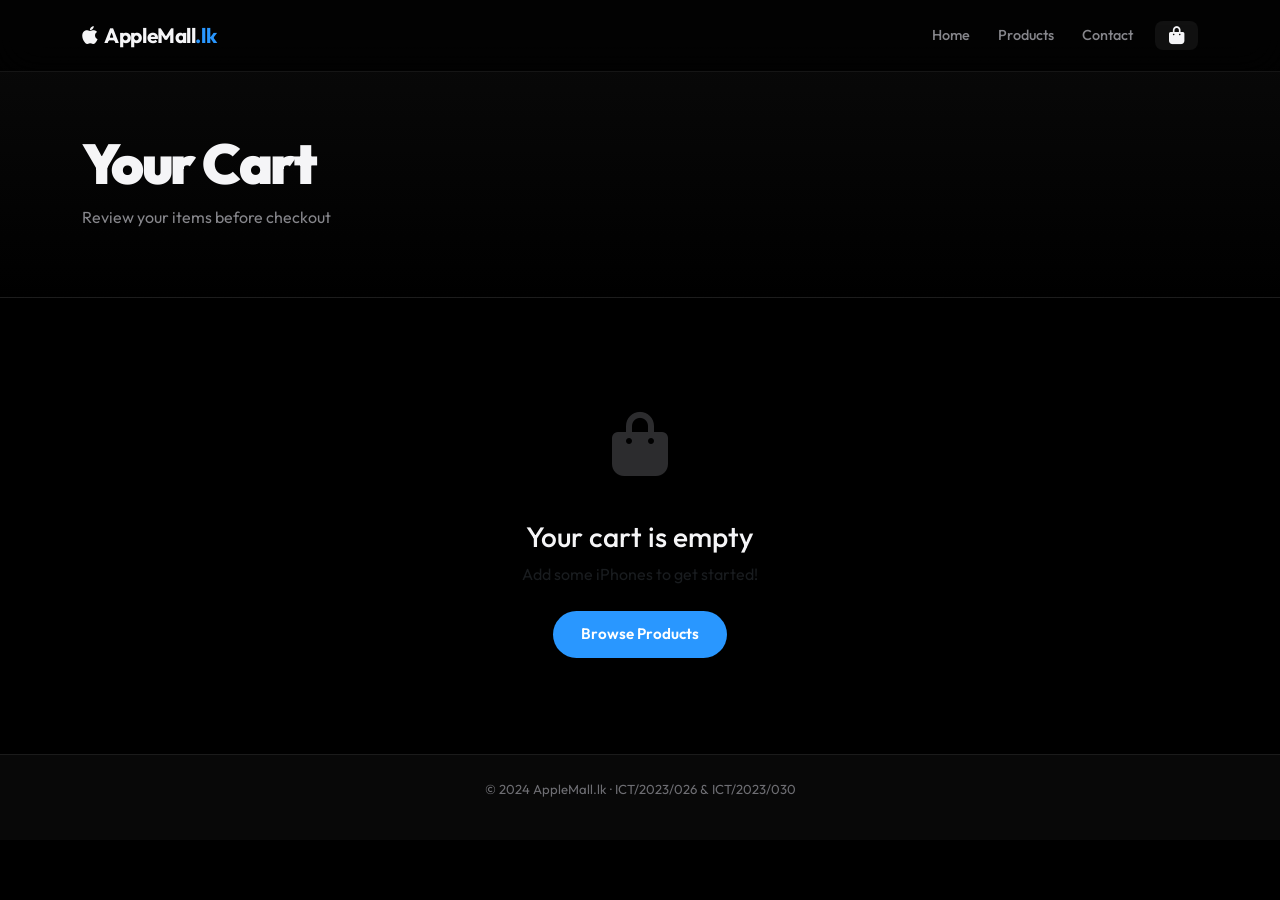
<file: cart.html>
<!DOCTYPE html>
<html lang="en">
<head>
  <meta charset="UTF-8" />
  <meta name="viewport" content="width=device-width, initial-scale=1.0"/>
  <title>Cart – AppleMall.lk</title>
  <link href="https://cdn.jsdelivr.net/npm/bootstrap@5.3.0/dist/css/bootstrap.min.css" rel="stylesheet"/>
  <link href="https://fonts.googleapis.com/css2?family=Outfit:wght@300;400;600;700;900&display=swap" rel="stylesheet"/>
  <link rel="stylesheet" href="https://cdnjs.cloudflare.com/ajax/libs/font-awesome/6.4.0/css/all.min.css"/>
  <link rel="stylesheet" href="style.css"/>
</head>
<body>

  <!-- NAVBAR -->
  <nav class="navbar navbar-expand-lg fixed-top" id="mainNav">
    <div class="container">
      <a class="navbar-brand" href="index.html">
        <i class="fa-brands fa-apple"></i> AppleMall<span>.lk</span>
      </a>
      <button class="navbar-toggler" type="button" data-bs-toggle="collapse" data-bs-target="#navMenu">
        <span class="navbar-toggler-icon"></span>
      </button>
      <div class="collapse navbar-collapse" id="navMenu">
        <ul class="navbar-nav ms-auto align-items-center">
          <li class="nav-item"><a class="nav-link" href="index.html">Home</a></li>
          <li class="nav-item"><a class="nav-link" href="products.html">Products</a></li>
          <li class="nav-item"><a class="nav-link" href="contact.html">Contact</a></li>
          <li class="nav-item ms-2">
            <a class="nav-link cart-icon active" href="cart.html">
              <i class="fas fa-shopping-bag"></i>
              <span class="cart-count" id="cartCount">0</span>
            </a>
          </li>
        </ul>
      </div>
    </div>
  </nav>

  <!-- PAGE HEADER -->
  <div class="page-header">
    <div class="container">
      <h1 class="page-title">Your Cart</h1>
      <p class="page-subtitle">Review your items before checkout</p>
    </div>
  </div>

  <!-- CART CONTENT -->
  <section class="py-5">
    <div class="container">

      <!-- Empty Cart State -->
      <div id="emptyCart" class="text-center py-5 d-none">
        <div class="empty-cart-icon mb-4">
          <i class="fas fa-shopping-bag"></i>
        </div>
        <h3>Your cart is empty</h3>
        <p class="text-muted mb-4">Add some iPhones to get started!</p>
        <a href="products.html" class="btn btn-primary-custom">Browse Products</a>
      </div>

      <!-- Cart with Items -->
      <div id="cartContent">
        <div class="row g-4">
          <!-- Cart Items -->
          <div class="col-lg-8">
            <div class="cart-items-container" id="cartItemsList">
              <!-- JS fills this -->
            </div>
          </div>

          <!-- Order Summary -->
          <div class="col-lg-4">
            <div class="order-summary-card">
              <h5 class="summary-title">Order Summary</h5>
              <div class="summary-row">
                <span>Subtotal</span>
                <span id="subtotalAmount">LKR 0</span>
              </div>
              <div class="summary-row">
                <span>Delivery</span>
                <span class="text-success">Free</span>
              </div>
              <div class="summary-row">
                <span>Discount</span>
                <span id="discountAmount" class="text-success">— LKR 0</span>
              </div>
              <hr class="summary-divider"/>
              <div class="summary-row total-row">
                <span>Total</span>
                <span id="totalAmount">LKR 0</span>
              </div>

              <!-- Promo Code -->
              <div class="promo-input-group mt-3">
                <input type="text" id="promoInput" class="form-control" placeholder="Promo code"/>
                <button class="btn btn-outline-custom mt-2 w-100" onclick="applyPromo()">Apply Code</button>
              </div>
              <div id="promoMessage" class="mt-2"></div>

              <button class="btn btn-primary-custom w-100 mt-3" onclick="proceedCheckout()">
                Proceed to Checkout <i class="fas fa-arrow-right ms-2"></i>
              </button>
              <a href="products.html" class="btn btn-outline-custom w-100 mt-2">
                Continue Shopping
              </a>
            </div>
          </div>
        </div>
      </div>

    </div>
  </section>

  <!-- CHECKOUT MODAL -->
  <div class="modal fade" id="checkoutModal" tabindex="-1">
    <div class="modal-dialog modal-lg modal-dialog-centered">
      <div class="modal-content product-modal-content">
        <div class="modal-header border-0">
          <h5 class="modal-title text-white">Complete Your Order</h5>
          <button type="button" class="btn-close btn-close-white" data-bs-dismiss="modal"></button>
        </div>
        <div class="modal-body">
          <form id="checkoutForm" novalidate>
            <div class="row g-3">
              <div class="col-md-6">
                <label class="form-label text-white">Full Name *</label>
                <input type="text" class="form-control checkout-input" id="checkoutName" required placeholder="Kamal Perera"/>
                <div class="invalid-feedback">Please enter your name.</div>
              </div>
              <div class="col-md-6">
                <label class="form-label text-white">Phone Number *</label>
                <input type="tel" class="form-control checkout-input" id="checkoutPhone" required placeholder="07X XXX XXXX"/>
                <div class="invalid-feedback">Please enter a valid phone number.</div>
              </div>
              <div class="col-12">
                <label class="form-label text-white">Email *</label>
                <input type="email" class="form-control checkout-input" id="checkoutEmail" required placeholder="you@example.com"/>
                <div class="invalid-feedback">Please enter a valid email.</div>
              </div>
              <div class="col-12">
                <label class="form-label text-white">Delivery Address *</label>
                <textarea class="form-control checkout-input" id="checkoutAddress" rows="2" required placeholder="No. 12, Main Street, Colombo 03"></textarea>
                <div class="invalid-feedback">Please enter your address.</div>
              </div>
              <div class="col-md-6">
                <label class="form-label text-white">City *</label>
                <input type="text" class="form-control checkout-input" id="checkoutCity" required placeholder="Colombo"/>
                <div class="invalid-feedback">Please enter your city.</div>
              </div>
              <div class="col-md-6">
                <label class="form-label text-white">Payment Method</label>
                <select class="form-select checkout-input" id="checkoutPayment">
                  <option value="cod">Cash on Delivery</option>
                  <option value="card">Credit / Debit Card</option>
                  <option value="bank">Bank Transfer</option>
                </select>
              </div>
              <div class="col-12">
                <button type="button" class="btn btn-primary-custom w-100" onclick="placeOrder()">
                  Place Order <i class="fas fa-check ms-2"></i>
                </button>
              </div>
            </div>
          </form>
        </div>
      </div>
    </div>
  </div>

  <!-- SUCCESS MODAL -->
  <div class="modal fade" id="successModal" tabindex="-1">
    <div class="modal-dialog modal-dialog-centered">
      <div class="modal-content product-modal-content text-center p-4">
        <div class="success-icon mb-3">
          <i class="fas fa-circle-check fa-4x" style="color: #30d158;"></i>
        </div>
        <h4 class="text-white mb-2">Order Placed!</h4>
        <p class="text-muted">Thank you for shopping at AppleMall.lk. You'll receive a confirmation shortly.</p>
        <p class="order-id-text">Order ID: <strong id="orderIdDisplay"></strong></p>
        <a href="index.html" class="btn btn-primary-custom mt-3">Back to Home</a>
      </div>
    </div>
  </div>

  <!-- FOOTER -->
  <footer class="site-footer py-4">
    <div class="container text-center">
      <p class="footer-copy">© 2024 AppleMall.lk · ICT/2023/026 & ICT/2023/030</p>
    </div>
  </footer>

  <script src="https://cdn.jsdelivr.net/npm/bootstrap@5.3.0/dist/js/bootstrap.bundle.min.js"></script>
<script src="products-data.js"></script>
<script src="cart.js"></script>
</body>
</html>
</html>
</file>
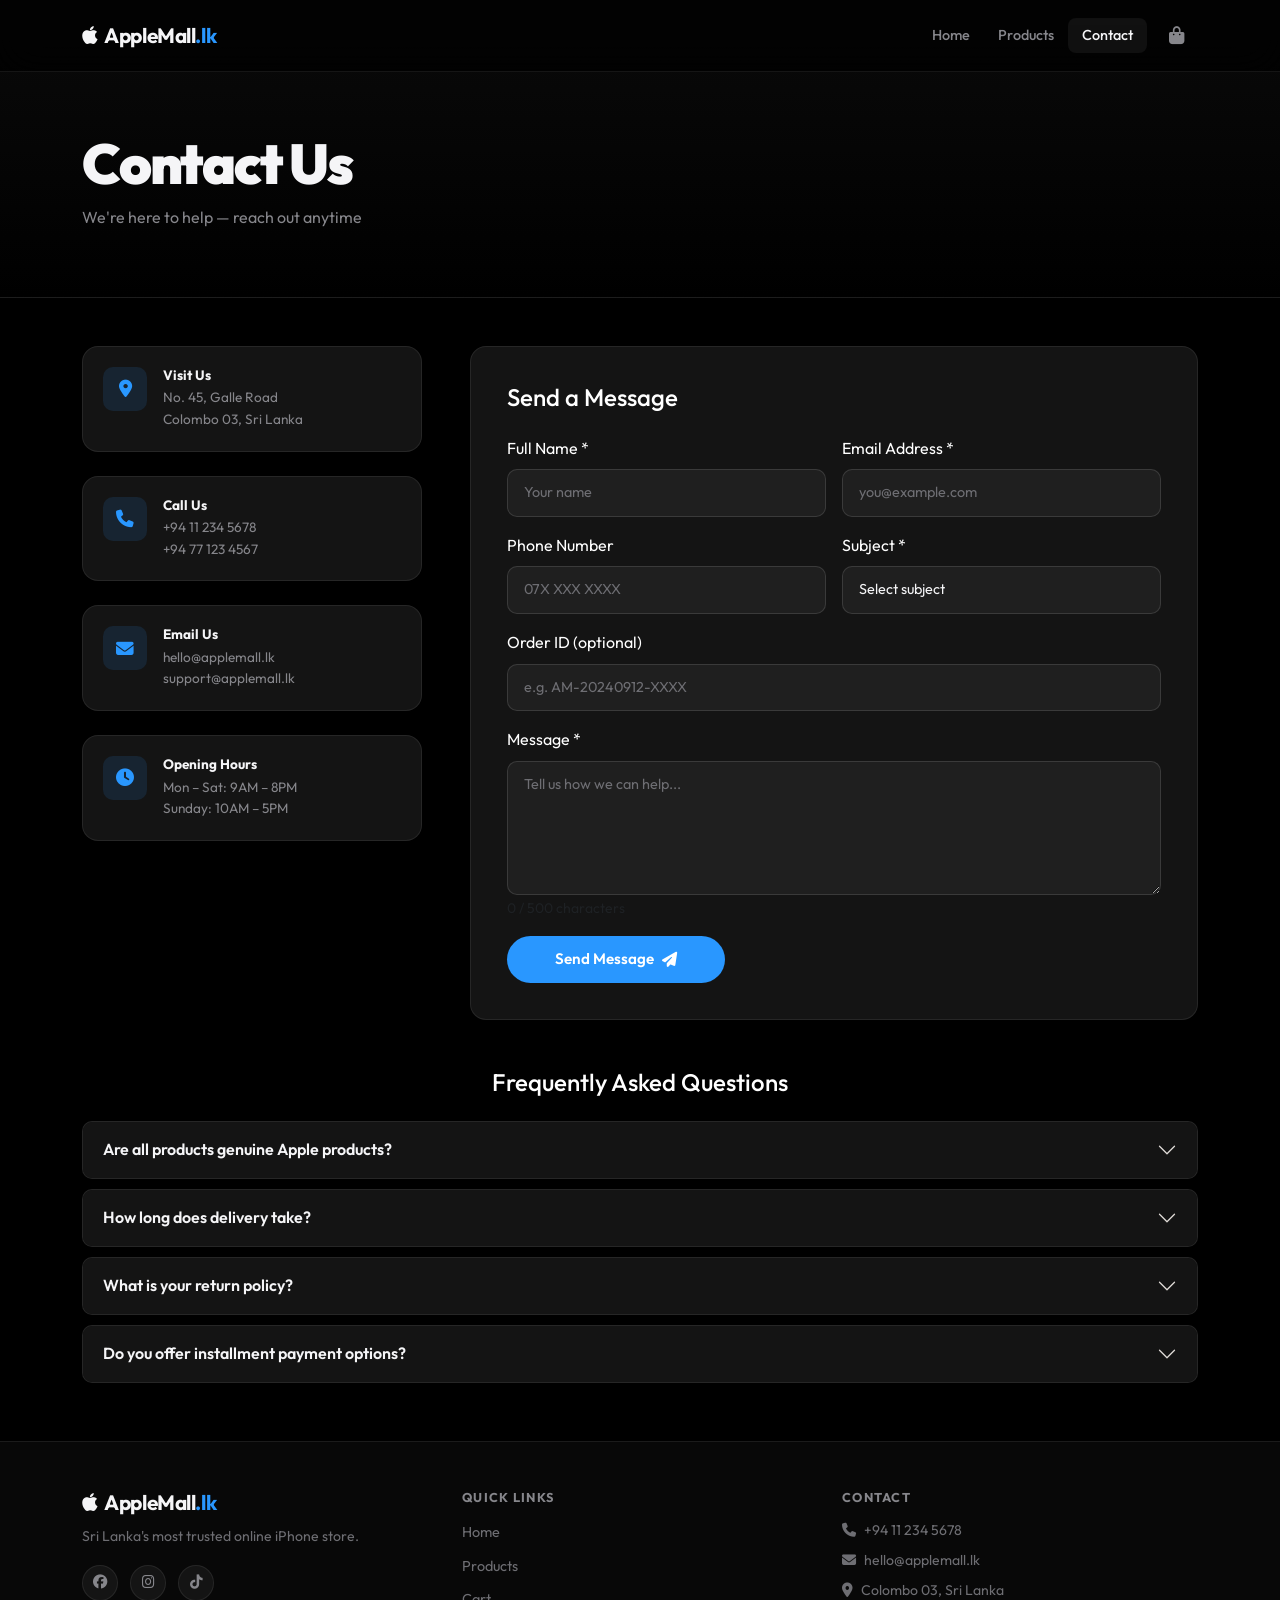
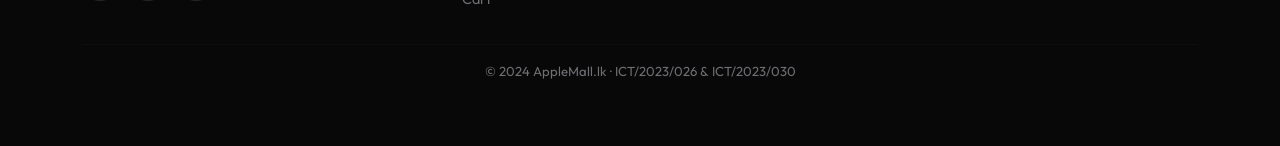
<file: contact.html>
<!DOCTYPE html>
<html lang="en">
<head>
  <meta charset="UTF-8" />
  <meta name="viewport" content="width=device-width, initial-scale=1.0"/>
  <title>Contact – AppleMall.lk</title>
  <link href="https://cdn.jsdelivr.net/npm/bootstrap@5.3.0/dist/css/bootstrap.min.css" rel="stylesheet"/>
  <link href="https://fonts.googleapis.com/css2?family=Outfit:wght@300;400;600;700;900&display=swap" rel="stylesheet"/>
  <link rel="stylesheet" href="https://cdnjs.cloudflare.com/ajax/libs/font-awesome/6.4.0/css/all.min.css"/>
  <link rel="stylesheet" href="style.css"/>
</head>
<body>

  <!-- NAVBAR -->
  <nav class="navbar navbar-expand-lg fixed-top" id="mainNav">
    <div class="container">
      <a class="navbar-brand" href="index.html">
        <i class="fa-brands fa-apple"></i> AppleMall<span>.lk</span>
      </a>
      <button class="navbar-toggler" type="button" data-bs-toggle="collapse" data-bs-target="#navMenu">
        <span class="navbar-toggler-icon"></span>
      </button>
      <div class="collapse navbar-collapse" id="navMenu">
        <ul class="navbar-nav ms-auto align-items-center">
          <li class="nav-item"><a class="nav-link" href="index.html">Home</a></li>
          <li class="nav-item"><a class="nav-link" href="products.html">Products</a></li>
          <li class="nav-item"><a class="nav-link active" href="contact.html">Contact</a></li>
          <li class="nav-item ms-2">
            <a class="nav-link cart-icon" href="cart.html">
              <i class="fas fa-shopping-bag"></i>
              <span class="cart-count" id="cartCount">0</span>
            </a>
          </li>
        </ul>
      </div>
    </div>
  </nav>

  <!-- PAGE HEADER -->
  <div class="page-header">
    <div class="container">
      <h1 class="page-title">Contact Us</h1>
      <p class="page-subtitle">We're here to help — reach out anytime</p>
    </div>
  </div>

  <!-- CONTACT SECTION -->
  <section class="py-5">
    <div class="container">
      <div class="row g-5">

        <!-- Contact Info -->
        <div class="col-lg-4">
          <div class="contact-info-card mb-4">
            <div class="contact-info-icon"><i class="fas fa-location-dot"></i></div>
            <div>
              <h6>Visit Us</h6>
              <p>No. 45, Galle Road<br/>Colombo 03, Sri Lanka</p>
            </div>
          </div>
          <div class="contact-info-card mb-4">
            <div class="contact-info-icon"><i class="fas fa-phone"></i></div>
            <div>
              <h6>Call Us</h6>
              <p>+94 11 234 5678<br/>+94 77 123 4567</p>
            </div>
          </div>
          <div class="contact-info-card mb-4">
            <div class="contact-info-icon"><i class="fas fa-envelope"></i></div>
            <div>
              <h6>Email Us</h6>
              <p>hello@applemall.lk<br/>support@applemall.lk</p>
            </div>
          </div>
          <div class="contact-info-card">
            <div class="contact-info-icon"><i class="fas fa-clock"></i></div>
            <div>
              <h6>Opening Hours</h6>
              <p>Mon – Sat: 9AM – 8PM<br/>Sunday: 10AM – 5PM</p>
            </div>
          </div>
        </div>

        <!-- Contact Form -->
        <div class="col-lg-8">
          <div class="contact-form-card">
            <h4 class="mb-4 text-white">Send a Message</h4>
            <form id="contactForm" novalidate>
              <div class="row g-3">
                <div class="col-md-6">
                  <label class="form-label text-white">Full Name *</label>
                  <input type="text" class="form-control checkout-input" id="contactName" required placeholder="Your name"/>
                  <div class="invalid-feedback">Please enter your name.</div>
                </div>
                <div class="col-md-6">
                  <label class="form-label text-white">Email Address *</label>
                  <input type="email" class="form-control checkout-input" id="contactEmail" required placeholder="you@example.com"/>
                  <div class="invalid-feedback">Please enter a valid email.</div>
                </div>
                <div class="col-md-6">
                  <label class="form-label text-white">Phone Number</label>
                  <input type="tel" class="form-control checkout-input" id="contactPhone" placeholder="07X XXX XXXX"/>
                </div>
                <div class="col-md-6">
                  <label class="form-label text-white">Subject *</label>
                  <select class="form-select checkout-input" id="contactSubject" required>
                    <option value="">Select subject</option>
                    <option>Product Inquiry</option>
                    <option>Order Status</option>
                    <option>Warranty Claim</option>
                    <option>Returns & Refunds</option>
                    <option>Other</option>
                  </select>
                  <div class="invalid-feedback">Please select a subject.</div>
                </div>
                <div class="col-12">
                  <label class="form-label text-white">Order ID (optional)</label>
                  <input type="text" class="form-control checkout-input" id="contactOrderId" placeholder="e.g. AM-20240912-XXXX"/>
                </div>
                <div class="col-12">
                  <label class="form-label text-white">Message *</label>
                  <textarea class="form-control checkout-input" id="contactMessage" rows="5" required placeholder="Tell us how we can help..."></textarea>
                  <div class="invalid-feedback">Please enter your message.</div>
                  <small class="text-muted" id="charCount">0 / 500 characters</small>
                </div>
                <div class="col-12">
                  <button type="button" class="btn btn-primary-custom px-5" onclick="submitContact()">
                    Send Message <i class="fas fa-paper-plane ms-2"></i>
                  </button>
                </div>
              </div>
            </form>

            <!-- Success Alert -->
            <div id="contactSuccess" class="contact-success-alert d-none mt-4">
              <i class="fas fa-circle-check me-2"></i>
              <strong>Message sent!</strong> We'll get back to you within 24 hours.
            </div>
          </div>
        </div>
      </div>

      <!-- FAQ -->
      <div class="mt-5">
        <h4 class="text-white mb-4 text-center">Frequently Asked Questions</h4>
        <div class="accordion faq-accordion" id="faqAccordion">
          <div class="accordion-item faq-item">
            <h2 class="accordion-header">
              <button class="accordion-button faq-button collapsed" type="button" data-bs-toggle="collapse" data-bs-target="#faq1">
                Are all products genuine Apple products?
              </button>
            </h2>
            <div id="faq1" class="accordion-collapse collapse" data-bs-parent="#faqAccordion">
              <div class="accordion-body faq-body">
                Yes! All iPhones and accessories sold at AppleMall.lk are 100% genuine Apple products, sourced directly from authorized Apple distributors. Every product comes with official Apple warranty.
              </div>
            </div>
          </div>
          <div class="accordion-item faq-item">
            <h2 class="accordion-header">
              <button class="accordion-button faq-button collapsed" type="button" data-bs-toggle="collapse" data-bs-target="#faq2">
                How long does delivery take?
              </button>
            </h2>
            <div id="faq2" class="accordion-collapse collapse" data-bs-parent="#faqAccordion">
              <div class="accordion-body faq-body">
                We offer next-day delivery for Colombo and 2-3 business days for all other areas in Sri Lanka. Free delivery on all orders.
              </div>
            </div>
          </div>
          <div class="accordion-item faq-item">
            <h2 class="accordion-header">
              <button class="accordion-button faq-button collapsed" type="button" data-bs-toggle="collapse" data-bs-target="#faq3">
                What is your return policy?
              </button>
            </h2>
            <div id="faq3" class="accordion-collapse collapse" data-bs-parent="#faqAccordion">
              <div class="accordion-body faq-body">
                We offer a 7-day return policy for all unused products in original packaging. Contact us at returns@applemall.lk or call us to initiate a return.
              </div>
            </div>
          </div>
          <div class="accordion-item faq-item">
            <h2 class="accordion-header">
              <button class="accordion-button faq-button collapsed" type="button" data-bs-toggle="collapse" data-bs-target="#faq4">
                Do you offer installment payment options?
              </button>
            </h2>
            <div id="faq4" class="accordion-collapse collapse" data-bs-parent="#faqAccordion">
              <div class="accordion-body faq-body">
                Yes! We offer 0% installment plans through partnered banks. Up to 24 months on selected iPhone models. Contact us for more details.
              </div>
            </div>
          </div>
        </div>
      </div>
    </div>
  </section>

  <!-- FOOTER -->
  <footer class="site-footer py-5">
    <div class="container">
      <div class="row g-4">
        <div class="col-md-4">
          <h5 class="footer-brand"><i class="fa-brands fa-apple"></i> AppleMall<span>.lk</span></h5>
          <p class="footer-desc">Sri Lanka's most trusted online iPhone store.</p>
          <div class="social-links mt-3">
            <a href="#"><i class="fab fa-facebook"></i></a>
            <a href="#"><i class="fab fa-instagram"></i></a>
            <a href="#"><i class="fab fa-tiktok"></i></a>
          </div>
        </div>
        <div class="col-md-4">
          <h6 class="footer-heading">Quick Links</h6>
          <ul class="footer-links">
            <li><a href="index.html">Home</a></li>
            <li><a href="products.html">Products</a></li>
            <li><a href="cart.html">Cart</a></li>
          </ul>
        </div>
        <div class="col-md-4">
          <h6 class="footer-heading">Contact</h6>
          <p class="footer-desc"><i class="fas fa-phone me-2"></i>+94 11 234 5678</p>
          <p class="footer-desc"><i class="fas fa-envelope me-2"></i>hello@applemall.lk</p>
          <p class="footer-desc"><i class="fas fa-location-dot me-2"></i>Colombo 03, Sri Lanka</p>
        </div>
      </div>
      <hr class="footer-divider mt-4"/>
      <p class="text-center footer-copy mt-3">© 2024 AppleMall.lk · ICT/2023/026 & ICT/2023/030</p>
    </div>
  </footer>

  <script src="https://cdn.jsdelivr.net/npm/bootstrap@5.3.0/dist/js/bootstrap.bundle.min.js"></script>
<script src="products-data.js"></script>
<script src="contact.js"></script>
</body>
</html>
</body>
</html>
</file>
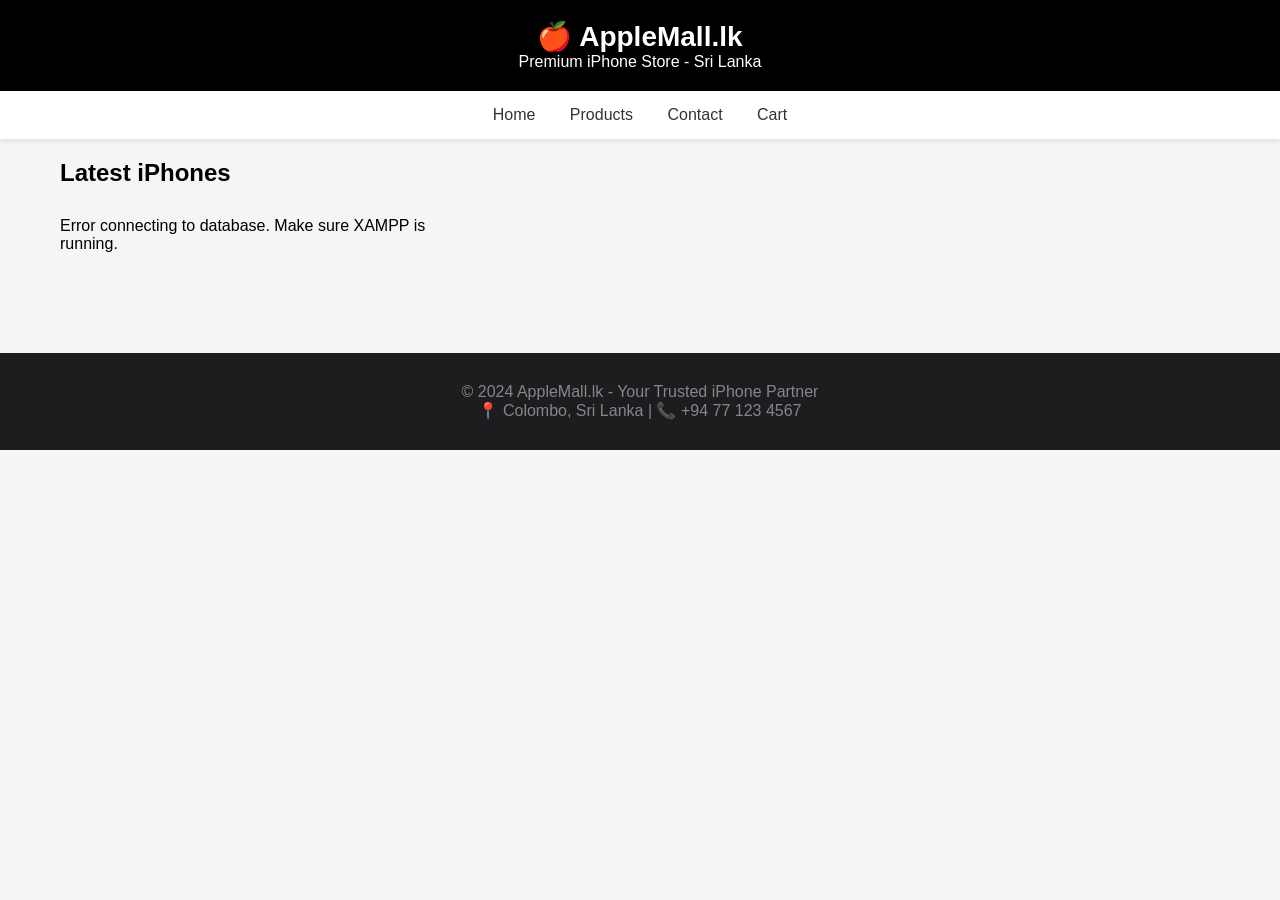
<file: index2.html>
<!DOCTYPE html>
<html lang="en">
<head>
    <meta charset="UTF-8">
    <meta name="viewport" content="width=device-width, initial-scale=1.0">
    <title>AppleMall.lk - Premium iPhone Store</title>
    <style>
        * {
            margin: 0;
            padding: 0;
            box-sizing: border-box;
        }
        body {
            font-family: -apple-system, BlinkMacSystemFont, 'Segoe UI', Arial, sans-serif;
            background: #f5f5f7;
        }
        .header {
            background: #000;
            color: white;
            padding: 20px;
            text-align: center;
        }
        .header h1 {
            font-size: 28px;
        }
        .nav {
            background: #fff;
            padding: 15px;
            text-align: center;
            box-shadow: 0 2px 5px rgba(0,0,0,0.1);
        }
        .nav a {
            color: #333;
            text-decoration: none;
            margin: 0 15px;
            font-weight: 500;
        }
        .nav a:hover {
            color: #0071e3;
        }
        .container {
            max-width: 1200px;
            margin: 0 auto;
            padding: 20px;
        }
        .products {
            display: grid;
            grid-template-columns: repeat(auto-fill, minmax(280px, 1fr));
            gap: 25px;
            margin: 30px 0;
        }
        .product-card {
            background: white;
            border-radius: 12px;
            overflow: hidden;
            box-shadow: 0 2px 10px rgba(0,0,0,0.1);
            transition: transform 0.3s;
        }
        .product-card:hover {
            transform: translateY(-5px);
        }
        .product-image {
            width: 100%;
            height: 220px;
            object-fit: contain;
            background: #f5f5f5;
            padding: 20px;
        }
        .product-info {
            padding: 20px;
        }
        .badge {
            display: inline-block;
            padding: 4px 10px;
            background: #ff3b30;
            color: white;
            border-radius: 20px;
            font-size: 12px;
            margin-bottom: 10px;
        }
        .badge.sale {
            background: #34c759;
        }
        .product-name {
            font-size: 18px;
            font-weight: 600;
            margin-bottom: 5px;
        }
        .storage {
            color: #666;
            font-size: 14px;
            margin-bottom: 10px;
        }
        .price {
            font-size: 22px;
            font-weight: bold;
            color: #1d1d1f;
            margin: 10px 0;
        }
        .old-price {
            text-decoration: line-through;
            color: #999;
            font-size: 14px;
            margin-left: 8px;
            font-weight: normal;
        }
        .btn-add {
            width: 100%;
            background: #0071e3;
            color: white;
            border: none;
            padding: 10px;
            border-radius: 8px;
            cursor: pointer;
            margin-top: 10px;
        }
        .btn-add:hover {
            background: #005bb5;
        }
        .footer {
            background: #1d1d1f;
            color: #86868b;
            text-align: center;
            padding: 30px;
            margin-top: 50px;
        }
    </style>
</head>
<body>
    <div class="header">
        <h1>🍎 AppleMall.lk</h1>
        <p>Premium iPhone Store - Sri Lanka</p>
    </div>
    
    <div class="nav">
        <a href="index2.html">Home</a>
        <a href="products.html">Products</a>
        <a href="contact.html">Contact</a>
        <a href="cart.html">Cart</a>
    </div>
    
    <div class="container">
        <h2 style="margin-bottom: 20px;">Latest iPhones</h2>
        <div class="products" id="productsContainer">
            <p>Loading products...</p>
        </div>
    </div>
    
    <div class="footer">
        <p>© 2024 AppleMall.lk - Your Trusted iPhone Partner</p>
        <p>📍 Colombo, Sri Lanka | 📞 +94 77 123 4567</p>
    </div>
    
    <script>
        // Fetch products from database
        async function loadProducts() {
            try {
                const response = await fetch('products.php');
                const data = await response.json();
                
                if (data.success) {
                    displayProducts(data.products);
                } else {
                    document.getElementById('productsContainer').innerHTML = '<p>Error loading products</p>';
                }
            } catch (error) {
                document.getElementById('productsContainer').innerHTML = '<p>Error connecting to database. Make sure XAMPP is running.</p>';
                console.error('Error:', error);
            }
        }
        
        function displayProducts(products) {
            const container = document.getElementById('productsContainer');
            
            if (products.length === 0) {
                container.innerHTML = '<p>No products found</p>';
                return;
            }
            
            container.innerHTML = products.map(product => {
                const badgeClass = product.badge === 'Sale' ? 'sale' : '';
                return `
                    <div class="product-card">
                        <img src="${product.image_url}" alt="${product.name}" class="product-image" onerror="this.src='https://via.placeholder.com/300x300?text=iPhone'">
                        <div class="product-info">
                            ${product.badge ? `<div class="badge ${badgeClass}">${product.badge}</div>` : ''}
                            <div class="product-name">${product.name}</div>
                            <div class="storage">${product.storage}</div>
                            <div class="price">
                                LKR ${Number(product.price).toLocaleString()}
                                ${product.old_price ? `<span class="old-price">LKR ${Number(product.old_price).toLocaleString()}</span>` : ''}
                            </div>
                            <button class="btn-add" onclick="addToCart(${product.id})">Add to Cart</button>
                        </div>
                    </div>
                `;
            }).join('');
        }
        
        function addToCart(productId) {
            alert('Product added to cart!');
            // You can implement cart functionality here
        }
        
        // Load products when page loads
        loadProducts();
    </script>
</body>
</html>
</file>
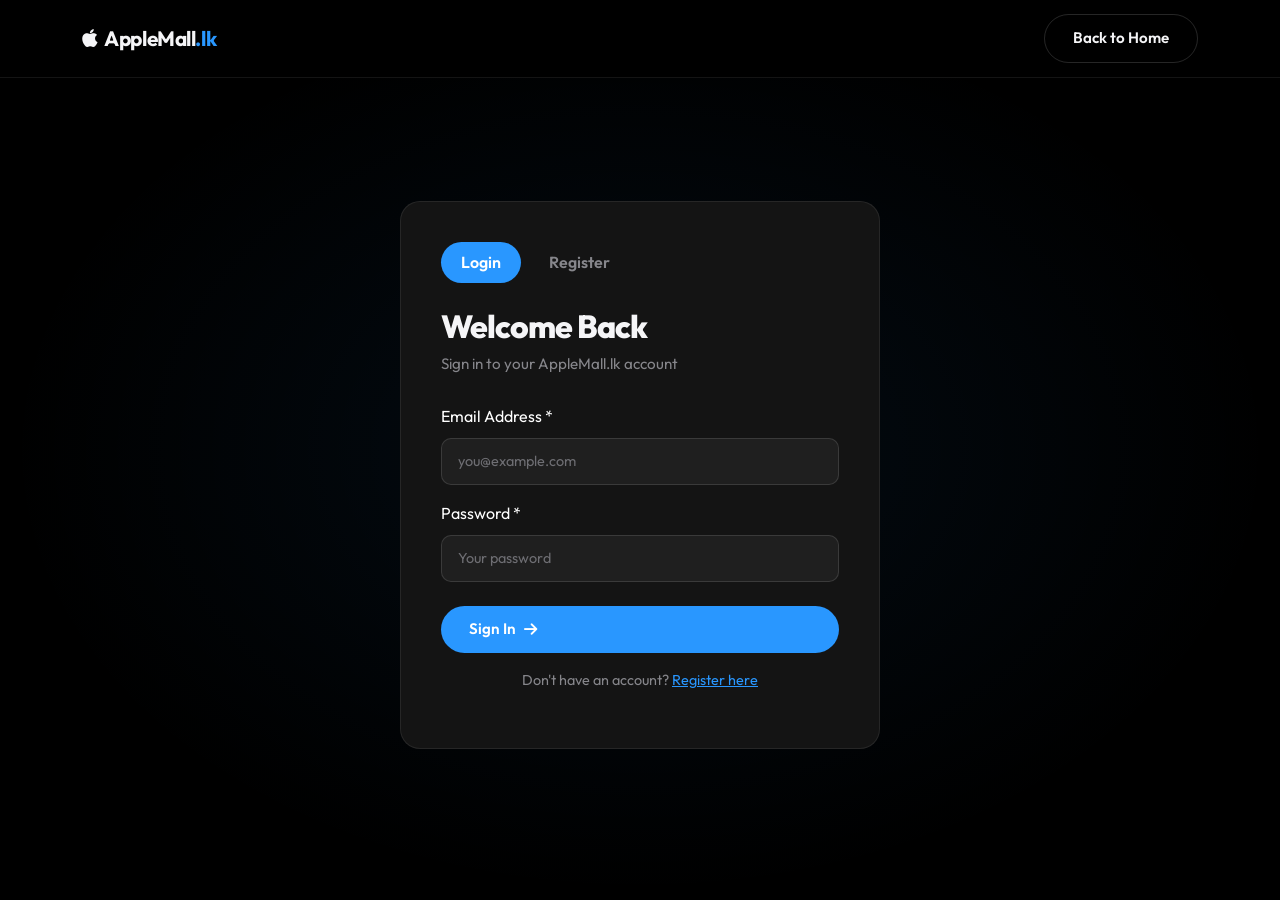
<file: login.html>
<!DOCTYPE html>
<html lang="en">
<head>
  <meta charset="UTF-8"/>
  <meta name="viewport" content="width=device-width, initial-scale=1.0"/>
  <title>Login / Register – AppleMall.lk</title>
  <link href="https://cdn.jsdelivr.net/npm/bootstrap@5.3.0/dist/css/bootstrap.min.css" rel="stylesheet"/>
  <link href="https://fonts.googleapis.com/css2?family=Outfit:wght@300;400;600;700;900&display=swap" rel="stylesheet"/>
  <link rel="stylesheet" href="https://cdnjs.cloudflare.com/ajax/libs/font-awesome/6.4.0/css/all.min.css"/>
  <link rel="stylesheet" href="style.css"/>
  <style>
    .auth-section {
      min-height: 100vh;
      display: flex;
      align-items: center;
      padding: 100px 0 50px;
      background: radial-gradient(ellipse at 50% 50%, rgba(41,151,255,0.08) 0%, transparent 70%), #000;
    }
    .auth-card {
      background: #141414;
      border: 1px solid rgba(255,255,255,0.08);
      border-radius: 20px;
      padding: 40px;
      max-width: 480px;
      margin: 0 auto;
      width: 100%;
    }
    .auth-title {
      font-size: 2rem;
      font-weight: 800;
      letter-spacing: -0.03em;
      color: #f5f5f7;
      margin-bottom: 6px;
    }
    .auth-subtitle { color: #86868b; font-size: 0.95rem; margin-bottom: 28px; }
    .tab-btn {
      background: none;
      border: none;
      color: #86868b;
      font-size: 1rem;
      font-weight: 600;
      font-family: 'Outfit', sans-serif;
      padding: 8px 20px;
      border-radius: 100px;
      cursor: pointer;
      transition: all 0.3s ease;
    }
    .tab-btn.active {
      background: #2997ff;
      color: #fff;
    }
    .alert-success-custom {
      background: rgba(48,209,88,0.12);
      border: 1px solid rgba(48,209,88,0.3);
      color: #30d158;
      border-radius: 10px;
      padding: 12px 16px;
      font-size: 0.9rem;
    }
    .alert-error-custom {
      background: rgba(255,69,58,0.12);
      border: 1px solid rgba(255,69,58,0.3);
      color: #ff453a;
      border-radius: 10px;
      padding: 12px 16px;
      font-size: 0.9rem;
    }
  </style>
</head>
<body>

  <!-- NAVBAR -->
  <nav class="navbar navbar-expand-lg fixed-top" id="mainNav">
    <div class="container">
      <a class="navbar-brand" href="index.html">
        <i class="fa-brands fa-apple"></i> AppleMall<span>.lk</span>
      </a>
      <div class="ms-auto">
        <a href="index.html" class="btn btn-outline-custom">Back to Home</a>
      </div>
    </div>
  </nav>

  <section class="auth-section">
    <div class="container">
      <div class="auth-card">

        <!-- Tabs -->
        <div class="d-flex gap-2 mb-4">
          <button class="tab-btn active" id="loginTab" onclick="showTab('login')">Login</button>
          <button class="tab-btn" id="registerTab" onclick="showTab('register')">Register</button>
        </div>

        <!-- Alert -->
        <div id="authAlert" class="mb-3 d-none"></div>

        <!-- LOGIN FORM -->
        <div id="loginForm">
          <h2 class="auth-title">Welcome Back</h2>
          <p class="auth-subtitle">Sign in to your AppleMall.lk account</p>
          <div class="mb-3">
            <label class="form-label text-white">Email Address *</label>
            <input type="email" class="form-control checkout-input" id="loginEmail" placeholder="you@example.com"/>
          </div>
          <div class="mb-3">
            <label class="form-label text-white">Password *</label>
            <input type="password" class="form-control checkout-input" id="loginPassword" placeholder="Your password"/>
          </div>
          <button class="btn btn-primary-custom w-100 mt-2" onclick="handleLogin()">
            Sign In <i class="fas fa-arrow-right ms-2"></i>
          </button>
          <p class="text-center mt-3" style="color:#86868b; font-size:0.9rem">
            Don't have an account? 
            <a href="#" onclick="showTab('register')" style="color:#2997ff">Register here</a>
          </p>
        </div>

        <!-- REGISTER FORM -->
        <div id="registerForm" class="d-none">
          <h2 class="auth-title">Create Account</h2>
          <p class="auth-subtitle">Join AppleMall.lk today</p>
          <div class="mb-3">
            <label class="form-label text-white">Full Name *</label>
            <input type="text" class="form-control checkout-input" id="regName" placeholder="Your full name"/>
          </div>
          <div class="mb-3">
            <label class="form-label text-white">Email Address *</label>
            <input type="email" class="form-control checkout-input" id="regEmail" placeholder="you@example.com"/>
          </div>
          <div class="mb-3">
            <label class="form-label text-white">Password *</label>
            <input type="password" class="form-control checkout-input" id="regPassword" placeholder="Min. 6 characters"/>
          </div>
          <div class="mb-3">
            <label class="form-label text-white">Phone Number</label>
            <input type="tel" class="form-control checkout-input" id="regPhone" placeholder="07X XXX XXXX"/>
          </div>
          <div class="mb-3">
            <label class="form-label text-white">Address</label>
            <textarea class="form-control checkout-input" id="regAddress" rows="2" placeholder="Your delivery address"></textarea>
          </div>
          <button class="btn btn-primary-custom w-100 mt-2" onclick="handleRegister()">
            Create Account <i class="fas fa-user-plus ms-2"></i>
          </button>
          <p class="text-center mt-3" style="color:#86868b; font-size:0.9rem">
            Already have an account? 
            <a href="#" onclick="showTab('login')" style="color:#2997ff">Login here</a>
          </p>
        </div>

      </div>
    </div>
  </section>

  <script src="https://cdn.jsdelivr.net/npm/bootstrap@5.3.0/dist/js/bootstrap.bundle.min.js"></script>
  <script>
    function showTab(tab) {
      document.getElementById('loginForm').classList.toggle('d-none', tab !== 'login');
      document.getElementById('registerForm').classList.toggle('d-none', tab !== 'register');
      document.getElementById('loginTab').classList.toggle('active', tab === 'login');
      document.getElementById('registerTab').classList.toggle('active', tab === 'register');
      document.getElementById('authAlert').classList.add('d-none');
    }

    function showAlert(message, type) {
      const alert = document.getElementById('authAlert');
      alert.className = type === 'success' ? 'alert-success-custom mb-3' : 'alert-error-custom mb-3';
      alert.innerHTML = `<i class="fas fa-${type === 'success' ? 'circle-check' : 'circle-xmark'} me-2"></i>${message}`;
    }

    async function handleLogin() {
      const email    = document.getElementById('loginEmail').value.trim();
      const password = document.getElementById('loginPassword').value;

      if (!email || !password) { showAlert('Please fill in all fields.', 'error'); return; }

      const formData = new FormData();
      formData.append('email', email);
      formData.append('password', password);

      try {
        const res  = await fetch('php/login.php', { method: 'POST', body: formData });
        const data = await res.json();
        if (data.success) {
          localStorage.setItem('applemall_user', JSON.stringify(data.user));
          showAlert(data.message, 'success');
          setTimeout(() => window.location.href = 'index.html', 1500);
        } else {
          showAlert(data.message, 'error');
        }
      } catch (e) {
        showAlert('Connection error. Make sure XAMPP is running.', 'error');
      }
    }

    async function handleRegister() {
      const name     = document.getElementById('regName').value.trim();
      const email    = document.getElementById('regEmail').value.trim();
      const password = document.getElementById('regPassword').value;
      const phone    = document.getElementById('regPhone').value.trim();
      const address  = document.getElementById('regAddress').value.trim();

      if (!name || !email || !password) { showAlert('Name, email and password are required.', 'error'); return; }
      if (password.length < 6) { showAlert('Password must be at least 6 characters.', 'error'); return; }

      const formData = new FormData();
      formData.append('full_name', name);
      formData.append('email', email);
      formData.append('password', password);
      formData.append('phone', phone);
      formData.append('address', address);

      try {
        const res  = await fetch('php/register.php', { method: 'POST', body: formData });
        const data = await res.json();
        if (data.success) {
          showAlert(data.message, 'success');
          setTimeout(() => showTab('login'), 2000);
        } else {
          showAlert(data.message, 'error');
        }
      } catch (e) {
        showAlert('Connection error. Make sure XAMPP is running.', 'error');
      }
    }
  </script>
</body>
</html>
</file>
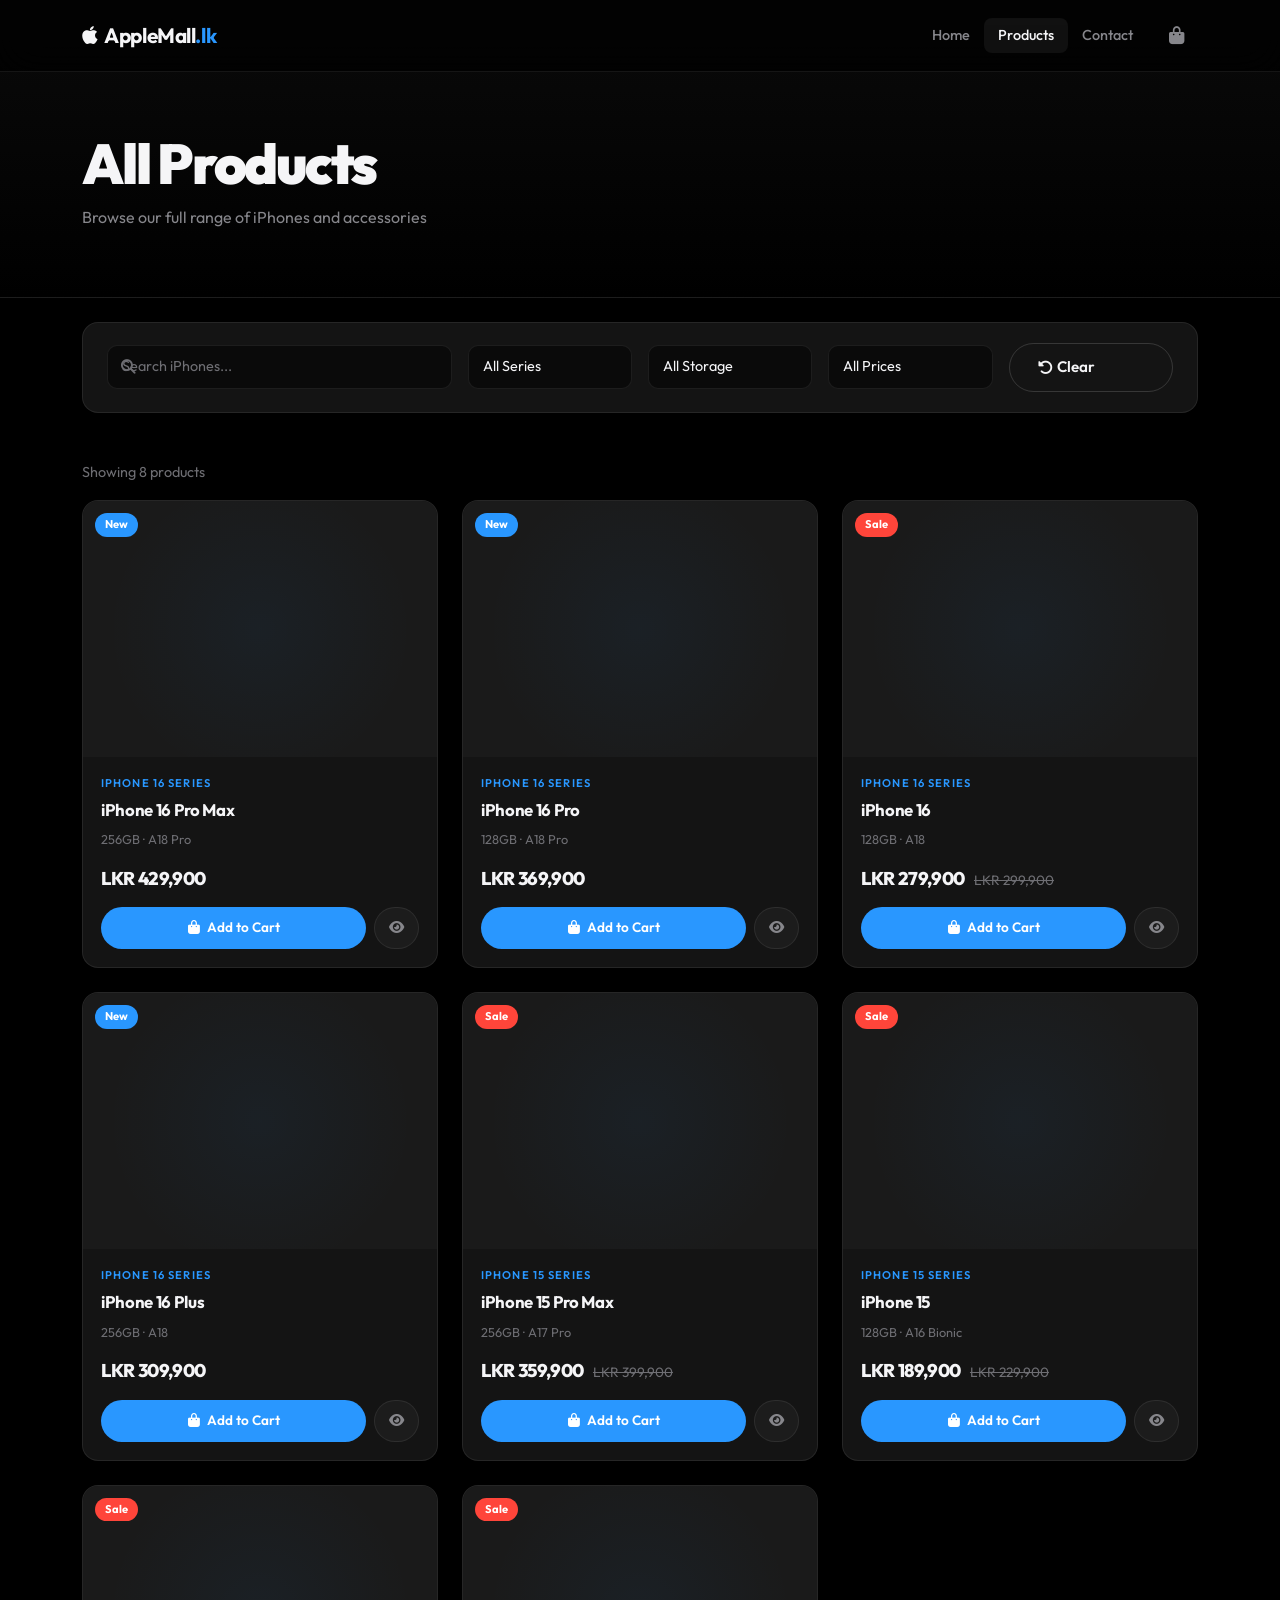
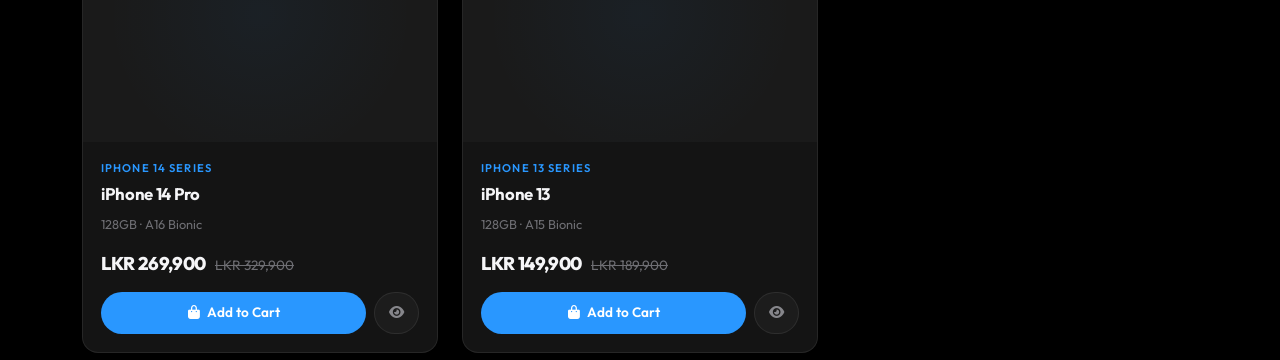
<file: products.html>
<!DOCTYPE html>
<html lang="en">
<head>
  <meta charset="UTF-8" />
  <meta name="viewport" content="width=device-width, initial-scale=1.0"/>
  <title>Products – AppleMall.lk</title>
  <link href="https://cdn.jsdelivr.net/npm/bootstrap@5.3.0/dist/css/bootstrap.min.css" rel="stylesheet"/>
  <link href="https://fonts.googleapis.com/css2?family=Outfit:wght@300;400;600;700;900&display=swap" rel="stylesheet"/>
  <link rel="stylesheet" href="https://cdnjs.cloudflare.com/ajax/libs/font-awesome/6.4.0/css/all.min.css"/>
  <link rel="stylesheet" href="style.css"/>
</head>
<body>

  <!-- NAVBAR -->
  <nav class="navbar navbar-expand-lg fixed-top" id="mainNav">
    <div class="container">
      <a class="navbar-brand" href="index.html">
        <i class="fa-brands fa-apple"></i> AppleMall<span>.lk</span>
      </a>
      <button class="navbar-toggler" type="button" data-bs-toggle="collapse" data-bs-target="#navMenu">
        <span class="navbar-toggler-icon"></span>
      </button>
      <div class="collapse navbar-collapse" id="navMenu">
        <ul class="navbar-nav ms-auto align-items-center">
          <li class="nav-item"><a class="nav-link" href="index.html">Home</a></li>
          <li class="nav-item"><a class="nav-link active" href="products.html">Products</a></li>
          <li class="nav-item"><a class="nav-link" href="contact.html">Contact</a></li>
          <li class="nav-item ms-2">
            <a class="nav-link cart-icon" href="cart.html">
              <i class="fas fa-shopping-bag"></i>
              <span class="cart-count" id="cartCount">0</span>
            </a>
          </li>
        </ul>
      </div>
    </div>
  </nav>

  <!-- PAGE HEADER -->
  <div class="page-header">
    <div class="container">
      <h1 class="page-title">All Products</h1>
      <p class="page-subtitle">Browse our full range of iPhones and accessories</p>
    </div>
  </div>

  <!-- FILTER & SEARCH BAR -->
  <section class="filter-section py-4">
    <div class="container">
      <div class="filter-bar">
        <div class="row g-3 align-items-center">
          <div class="col-md-4">
            <div class="search-box">
              <i class="fas fa-search"></i>
              <input type="text" id="searchInput" class="form-control" placeholder="Search iPhones..." oninput="filterProducts()"/>
            </div>
          </div>
          <div class="col-md-2">
            <select class="form-select filter-select" id="filterSeries" onchange="filterProducts()">
              <option value="">All Series</option>
              <option value="16">iPhone 16</option>
              <option value="15">iPhone 15</option>
              <option value="14">iPhone 14</option>
              <option value="13">iPhone 13</option>
            </select>
          </div>
          <div class="col-md-2">
            <select class="form-select filter-select" id="filterStorage" onchange="filterProducts()">
              <option value="">All Storage</option>
              <option value="128">128GB</option>
              <option value="256">256GB</option>
              <option value="512">512GB</option>
            </select>
          </div>
          <div class="col-md-2">
            <select class="form-select filter-select" id="filterPrice" onchange="filterProducts()">
              <option value="">All Prices</option>
              <option value="200000">Under LKR 200K</option>
              <option value="300000">Under LKR 300K</option>
              <option value="999999">All</option>
            </select>
          </div>
          <div class="col-md-2">
            <button class="btn btn-outline-custom w-100" onclick="clearFilters()">
              <i class="fas fa-rotate-left me-1"></i> Clear
            </button>
          </div>
        </div>
      </div>
    </div>
  </section>

  <!-- PRODUCTS GRID -->
  <section class="py-4 pb-5">
    <div class="container">
      <p class="results-count mb-3" id="resultsCount">Showing all products</p>
      <div class="row g-4" id="productsGrid">
        <!-- JS renders cards here -->
      </div>
      <div class="text-center py-5 d-none" id="noResults">
        <i class="fas fa-magnifying-glass fa-3x mb-3" style="color:var(--accent)"></i>
        <h5>No products found</h5>
        <p>Try adjusting your filters</p>
      </div>
    </div>
  </section>

  <!-- PRODUCT MODAL -->
  <div class="modal fade" id="productModal" tabindex="-1">
    <div class="modal-dialog modal-lg modal-dialog-centered">
      <div class="modal-content product-modal-content">
        <div class="modal-header border-0">
          <button type="button" class="btn-close btn-close-white" data-bs-dismiss="modal"></button>
        </div>
        <div class="modal-body" id="modalBody">
          <!-- JS fills this -->
        </div>
      </div>
    </div>
  </div>

  <!-- FOOTER -->
  <footer class="site-footer py-5">
    <div class="container">
      <div class="row g-4">
        <div class="col-md-4">
          <h5 class="footer-brand"><i class="fa-brands fa-apple"></i> AppleMall<span>.lk</span></h5>
          <p class="footer-desc">Sri Lanka's most trusted online iPhone store.</p>
        </div>
        <div class="col-md-4">
          <h6 class="footer-heading">Quick Links</h6>
          <ul class="footer-links">
            <li><a href="index.html">Home</a></li>
            <li><a href="products.html">Products</a></li>
            <li><a href="contact.html">Contact</a></li>
          </ul>
        </div>
        <div class="col-md-4">
          <h6 class="footer-heading">Contact</h6>
          <p class="footer-desc"><i class="fas fa-phone me-2"></i>+94 11 234 5678</p>
          <p class="footer-desc"><i class="fas fa-envelope me-2"></i>hello@applemall.lk</p>
        </div>
      </div>
      <hr class="footer-divider mt-4"/>
      <p class="text-center footer-copy mt-3">© 2024 AppleMall.lk · ICT/2023/026 & ICT/2023/030</p>
    </div>
  </footer>

  <script src="https://cdn.jsdelivr.net/npm/bootstrap@5.3.0/dist/js/bootstrap.bundle.min.js"></script>
<script src="products-data.js"></script>
<script src="products.js"></script>
</body>
</html>
</body>
</html>
</file>
<file: style.css>
/* ============================================
   AppleMall.lk – Main Stylesheet
   Phase 2 – Web Design Mini Project
   ============================================ */

@import url('https://fonts.googleapis.com/css2?family=Outfit:wght@300;400;600;700;900&display=swap');

/* ---- CSS Variables ---- */
:root {
  --bg-primary: #000000;
  --bg-secondary: #0a0a0a;
  --bg-card: #141414;
  --bg-card-hover: #1c1c1c;
  --accent: #2997ff;
  --accent-hover: #007aff;
  --accent-glow: rgba(41, 151, 255, 0.25);
  --text-primary: #f5f5f7;
  --text-secondary: #86868b;
  --text-muted: #6e6e73;
  --border: rgba(255,255,255,0.08);
  --border-strong: rgba(255,255,255,0.15);
  --success: #30d158;
  --danger: #ff453a;
  --warning: #ffd60a;
  --font: 'Outfit', sans-serif;
  --radius: 16px;
  --radius-sm: 10px;
  --shadow: 0 8px 40px rgba(0,0,0,0.5);
  --transition: all 0.3s cubic-bezier(0.4, 0, 0.2, 1);
}

/* ---- Base ---- */
*, *::before, *::after { box-sizing: border-box; margin: 0; padding: 0; }

html { scroll-behavior: smooth; }

body {
  font-family: var(--font);
  background: var(--bg-primary);
  color: var(--text-primary);
  line-height: 1.6;
  overflow-x: hidden;
}

/* ---- Scrollbar ---- */
::-webkit-scrollbar { width: 6px; }
::-webkit-scrollbar-track { background: var(--bg-secondary); }
::-webkit-scrollbar-thumb { background: #333; border-radius: 3px; }
::-webkit-scrollbar-thumb:hover { background: var(--accent); }

/* ============================================
   NAVBAR
   ============================================ */
.navbar {
  background: rgba(0, 0, 0, 0.75);
  backdrop-filter: saturate(180%) blur(20px);
  -webkit-backdrop-filter: saturate(180%) blur(20px);
  border-bottom: 1px solid var(--border);
  padding: 14px 0;
  transition: var(--transition);
  z-index: 1000;
}

.navbar.scrolled {
  background: rgba(0, 0, 0, 0.92);
}

.navbar-brand {
  font-size: 1.3rem;
  font-weight: 700;
  color: var(--text-primary) !important;
  letter-spacing: -0.02em;
  text-decoration: none;
}

.navbar-brand i { margin-right: 4px; }
.navbar-brand span { color: var(--accent); }

.nav-link {
  color: var(--text-secondary) !important;
  font-weight: 500;
  font-size: 0.9rem;
  padding: 6px 14px !important;
  border-radius: 8px;
  transition: var(--transition);
}

.nav-link:hover, .nav-link.active {
  color: var(--text-primary) !important;
  background: rgba(255,255,255,0.06);
}

.cart-icon {
  position: relative;
  display: inline-flex;
  align-items: center;
  font-size: 1.1rem;
}

.cart-count {
  position: absolute;
  top: -6px;
  right: -6px;
  background: var(--accent);
  color: #fff;
  font-size: 0.65rem;
  font-weight: 700;
  width: 18px;
  height: 18px;
  border-radius: 50%;
  display: flex;
  align-items: center;
  justify-content: center;
}

.navbar-toggler {
  border: 1px solid var(--border);
  padding: 6px 10px;
}
.navbar-toggler-icon {
  background-image: url("data:image/svg+xml,%3csvg xmlns='http://www.w3.org/2000/svg' viewBox='0 0 30 30'%3e%3cpath stroke='rgba%28255,255,255,0.7%29' stroke-linecap='round' stroke-miterlimit='10' stroke-width='2' d='M4 7h22M4 15h22M4 23h22'/%3e%3c/svg%3e");
}

/* ============================================
   HERO SECTION
   ============================================ */
.hero-section {
  position: relative;
  min-height: 100vh;
  display: flex;
  align-items: center;
  overflow: hidden;
  padding-top: 80px;
}

.hero-bg {
  position: absolute;
  inset: 0;
  background: radial-gradient(ellipse at 70% 50%, rgba(41, 151, 255, 0.12) 0%, transparent 60%),
              radial-gradient(ellipse at 20% 80%, rgba(100, 50, 200, 0.08) 0%, transparent 50%),
              linear-gradient(180deg, #000 0%, #080808 100%);
  z-index: 0;
}

.hero-section .container { position: relative; z-index: 1; }

.hero-label {
  font-size: 0.8rem;
  font-weight: 600;
  letter-spacing: 0.15em;
  text-transform: uppercase;
  color: var(--accent);
  margin-bottom: 12px;
}

.hero-title {
  font-size: clamp(3rem, 7vw, 5.5rem);
  font-weight: 900;
  letter-spacing: -0.04em;
  line-height: 1.05;
  color: var(--text-primary);
  margin-bottom: 20px;
}

.hero-title span {
  background: linear-gradient(135deg, #2997ff, #bf5af2);
  -webkit-background-clip: text;
  -webkit-text-fill-color: transparent;
  background-clip: text;
}

.hero-subtitle {
  font-size: 1.1rem;
  color: var(--text-secondary);
  max-width: 420px;
  margin-bottom: 36px;
  line-height: 1.7;
}

.hero-buttons { display: flex; gap: 12px; flex-wrap: wrap; }

.btn-primary-custom {
  background: var(--accent);
  color: #fff !important;
  border: none;
  padding: 12px 28px;
  border-radius: 100px;
  font-weight: 600;
  font-size: 0.95rem;
  transition: var(--transition);
  text-decoration: none;
  display: inline-flex;
  align-items: center;
}

.btn-primary-custom:hover {
  background: var(--accent-hover);
  transform: translateY(-2px);
  box-shadow: 0 8px 24px var(--accent-glow);
  color: #fff !important;
}

.btn-outline-custom {
  background: transparent;
  color: var(--text-primary) !important;
  border: 1px solid var(--border-strong);
  padding: 12px 28px;
  border-radius: 100px;
  font-weight: 600;
  font-size: 0.95rem;
  transition: var(--transition);
  text-decoration: none;
  display: inline-flex;
  align-items: center;
}

.btn-outline-custom:hover {
  background: rgba(255,255,255,0.08);
  border-color: rgba(255,255,255,0.3);
  transform: translateY(-2px);
  color: var(--text-primary) !important;
}

.phone-showcase {
  position: relative;
  display: inline-block;
}

.phone-glow {
  position: absolute;
  inset: -40px;
  background: radial-gradient(circle, rgba(41,151,255,0.2) 0%, transparent 65%);
  border-radius: 50%;
  animation: glow-pulse 3s ease-in-out infinite;
}

@keyframes glow-pulse {
  0%, 100% { opacity: 0.5; transform: scale(1); }
  50% { opacity: 1; transform: scale(1.05); }
}

.hero-phone-img {
  width: 100%;
  max-width: 380px;
  object-fit: contain;
  animation: float 4s ease-in-out infinite;
  filter: drop-shadow(0 40px 60px rgba(0,0,0,0.8));
}

@keyframes float {
  0%, 100% { transform: translateY(0); }
  50% { transform: translateY(-16px); }
}

.hero-scroll-indicator {
  position: absolute;
  bottom: 32px;
  left: 50%;
  transform: translateX(-50%);
  display: flex;
  flex-direction: column;
  align-items: center;
  gap: 6px;
}

.scroll-dot {
  width: 6px;
  height: 6px;
  border-radius: 50%;
  background: var(--accent);
  animation: scroll-bounce 1.8s ease-in-out infinite;
}

@keyframes scroll-bounce {
  0%, 100% { transform: translateY(0); opacity: 1; }
  50% { transform: translateY(8px); opacity: 0.3; }
}

/* ============================================
   FEATURES BAR
   ============================================ */
.features-bar {
  background: var(--bg-card);
  border-top: 1px solid var(--border);
  border-bottom: 1px solid var(--border);
}

.feature-item {
  display: flex;
  align-items: center;
  justify-content: center;
  gap: 10px;
  color: var(--text-secondary);
  font-size: 0.9rem;
  font-weight: 500;
  padding: 10px 0;
}

.feature-item i {
  font-size: 1.1rem;
  color: var(--accent);
}

/* ============================================
   SECTION HEADERS
   ============================================ */
.section-label {
  font-size: 0.75rem;
  font-weight: 600;
  letter-spacing: 0.15em;
  text-transform: uppercase;
  color: var(--accent);
  margin-bottom: 8px;
}

.section-title {
  font-size: clamp(1.8rem, 4vw, 2.8rem);
  font-weight: 800;
  letter-spacing: -0.03em;
  color: var(--text-primary);
  margin-bottom: 12px;
}

.section-subtitle {
  color: var(--text-secondary);
  font-size: 1rem;
  max-width: 480px;
  margin: 0 auto;
}

/* ============================================
   PRODUCT CARDS
   ============================================ */
.product-card {
  background: var(--bg-card);
  border: 1px solid var(--border);
  border-radius: var(--radius);
  overflow: hidden;
  transition: var(--transition);
  cursor: pointer;
  height: 100%;
}

.product-card:hover {
  transform: translateY(-6px);
  border-color: rgba(41,151,255,0.3);
  box-shadow: 0 20px 50px rgba(0,0,0,0.5), 0 0 0 1px rgba(41,151,255,0.15);
}

.product-img-wrap {
  background: #1a1a1a;
  padding: 28px;
  text-align: center;
  position: relative;
  overflow: hidden;
}

.product-img-wrap::after {
  content: '';
  position: absolute;
  inset: 0;
  background: radial-gradient(circle at center, rgba(41,151,255,0.05) 0%, transparent 70%);
}

.product-card img {
  width: 100%;
  height: 200px;
  object-fit: contain;
  transition: transform 0.5s cubic-bezier(0.4,0,0.2,1);
}

.product-card:hover img { transform: scale(1.06); }

.product-badge {
  position: absolute;
  top: 12px;
  left: 12px;
  background: var(--accent);
  color: #fff;
  font-size: 0.7rem;
  font-weight: 700;
  padding: 3px 10px;
  border-radius: 100px;
  z-index: 1;
}

.product-badge.sale { background: var(--danger); }

.product-info {
  padding: 18px;
}

.product-series {
  font-size: 0.7rem;
  font-weight: 600;
  letter-spacing: 0.1em;
  text-transform: uppercase;
  color: var(--accent);
  margin-bottom: 4px;
}

.product-name {
  font-size: 1.05rem;
  font-weight: 700;
  color: var(--text-primary);
  margin-bottom: 6px;
  letter-spacing: -0.02em;
}

.product-specs {
  font-size: 0.8rem;
  color: var(--text-muted);
  margin-bottom: 14px;
}

.product-price {
  font-size: 1.15rem;
  font-weight: 800;
  color: var(--text-primary);
  letter-spacing: -0.02em;
}

.product-price-old {
  font-size: 0.85rem;
  color: var(--text-muted);
  text-decoration: line-through;
  margin-left: 6px;
}

.product-actions {
  display: flex;
  gap: 8px;
  margin-top: 14px;
}

.btn-add-cart {
  flex: 1;
  background: var(--accent);
  color: #fff;
  border: none;
  padding: 9px 14px;
  border-radius: 100px;
  font-size: 0.85rem;
  font-weight: 600;
  cursor: pointer;
  transition: var(--transition);
}

.btn-add-cart:hover {
  background: var(--accent-hover);
  transform: scale(1.02);
}

.btn-view-detail {
  background: var(--bg-card-hover);
  color: var(--text-secondary);
  border: 1px solid var(--border);
  padding: 9px 14px;
  border-radius: 100px;
  font-size: 0.85rem;
  font-weight: 600;
  cursor: pointer;
  transition: var(--transition);
}

.btn-view-detail:hover {
  background: rgba(255,255,255,0.08);
  color: var(--text-primary);
}

/* ============================================
   PROMO SECTION
   ============================================ */
.promo-card {
  background: linear-gradient(135deg, #1a1a2e 0%, #16213e 50%, #0f3460 100%);
  border: 1px solid rgba(41,151,255,0.2);
  border-radius: var(--radius);
  padding: 48px 40px;
  position: relative;
  overflow: hidden;
}

.promo-card::before {
  content: '';
  position: absolute;
  top: -80px;
  right: -80px;
  width: 300px;
  height: 300px;
  background: radial-gradient(circle, rgba(41,151,255,0.15) 0%, transparent 70%);
  border-radius: 50%;
}

.promo-label {
  font-size: 0.75rem;
  font-weight: 600;
  letter-spacing: 0.15em;
  text-transform: uppercase;
  color: var(--warning);
  margin-bottom: 10px;
}

.promo-title {
  font-size: 2.2rem;
  font-weight: 800;
  letter-spacing: -0.03em;
  color: var(--text-primary);
  line-height: 1.2;
  margin-bottom: 12px;
}

.promo-title span {
  color: var(--accent);
}

.promo-text {
  color: var(--text-secondary);
}

.promo-badge {
  width: 120px;
  height: 120px;
  border-radius: 50%;
  background: var(--danger);
  display: flex;
  align-items: center;
  justify-content: center;
  font-size: 1.8rem;
  font-weight: 900;
  color: #fff;
  margin: 0 auto;
  animation: spin-slow 8s linear infinite;
  box-shadow: 0 0 40px rgba(255,69,58,0.4);
}

@keyframes spin-slow {
  0% { transform: rotate(0deg); }
  100% { transform: rotate(360deg); }
}

/* ============================================
   ACCESSORIES
   ============================================ */
.accessory-card {
  background: var(--bg-card);
  border: 1px solid var(--border);
  border-radius: var(--radius);
  padding: 28px 20px;
  transition: var(--transition);
  cursor: pointer;
}

.accessory-card:hover {
  border-color: rgba(41,151,255,0.3);
  transform: translateY(-4px);
}

.accessory-icon {
  font-size: 2rem;
  color: var(--accent);
  margin-bottom: 14px;
}

.accessory-card h6 {
  font-size: 0.95rem;
  font-weight: 700;
  color: var(--text-primary);
  margin-bottom: 4px;
}

.accessory-card p {
  font-size: 0.8rem;
  color: var(--text-muted);
  margin: 0;
}

/* ============================================
   TESTIMONIALS
   ============================================ */
.testimonials-section {
  background: var(--bg-secondary);
}

.testimonial-card {
  background: var(--bg-card);
  border: 1px solid var(--border);
  border-radius: var(--radius);
  padding: 36px;
  max-width: 620px;
  text-align: center;
}

.stars { color: var(--warning); font-size: 1.2rem; letter-spacing: 2px; }

.testimonial-text {
  color: var(--text-secondary);
  font-size: 1rem;
  line-height: 1.8;
  margin-bottom: 24px;
  font-style: italic;
}

.testimonial-author {
  display: flex;
  align-items: center;
  justify-content: center;
  gap: 12px;
}

.author-avatar {
  width: 44px;
  height: 44px;
  border-radius: 50%;
  background: var(--accent);
  display: flex;
  align-items: center;
  justify-content: center;
  font-weight: 700;
  font-size: 0.8rem;
  color: #fff;
}

.testimonial-author strong {
  display: block;
  font-size: 0.95rem;
  color: var(--text-primary);
}

.testimonial-author small {
  color: var(--text-muted);
  font-size: 0.8rem;
}

.carousel-control-prev, .carousel-control-next {
  width: 40px;
  height: 40px;
  background: var(--bg-card);
  border-radius: 50%;
  top: 50%;
  transform: translateY(-50%);
  border: 1px solid var(--border);
}

/* ============================================
   PAGE HEADER (inner pages)
   ============================================ */
.page-header {
  padding: 130px 0 50px;
  background: linear-gradient(180deg, #0a0a0a 0%, #000 100%);
  border-bottom: 1px solid var(--border);
}

.page-title {
  font-size: clamp(2rem, 5vw, 3.5rem);
  font-weight: 900;
  letter-spacing: -0.04em;
  color: var(--text-primary);
  margin-bottom: 8px;
}

.page-subtitle {
  color: var(--text-secondary);
  font-size: 1rem;
}

/* ============================================
   FILTER BAR
   ============================================ */
.filter-bar {
  background: var(--bg-card);
  border: 1px solid var(--border);
  border-radius: var(--radius);
  padding: 20px 24px;
}

.search-box {
  position: relative;
}

.search-box i {
  position: absolute;
  left: 14px;
  top: 50%;
  transform: translateY(-50%);
  color: var(--text-muted);
  font-size: 0.9rem;
  z-index: 1;
}

.search-box .form-control {
  padding-left: 38px;
}

.form-control, .form-select, .filter-select {
  background: var(--bg-secondary) !important;
  border: 1px solid var(--border) !important;
  color: var(--text-primary) !important;
  border-radius: var(--radius-sm) !important;
  font-family: var(--font) !important;
  font-size: 0.9rem !important;
  padding: 10px 14px !important;
}

.form-control:focus, .form-select:focus {
  border-color: var(--accent) !important;
  box-shadow: 0 0 0 3px rgba(41,151,255,0.15) !important;
  outline: none !important;
}

.form-control::placeholder { color: var(--text-muted) !important; }

.filter-select option {
  background: #1a1a1a;
  color: var(--text-primary);
}

.results-count {
  color: var(--text-muted);
  font-size: 0.9rem;
}

#noResults { color: var(--text-secondary); }

/* ============================================
   PRODUCT MODAL
   ============================================ */
.product-modal-content {
  background: #121212 !important;
  border: 1px solid var(--border) !important;
  border-radius: var(--radius) !important;
  color: var(--text-primary);
}

.modal-product-img {
  width: 100%;
  max-height: 300px;
  object-fit: contain;
  background: #1a1a1a;
  border-radius: var(--radius-sm);
  padding: 24px;
}

.modal-product-name {
  font-size: 1.5rem;
  font-weight: 800;
  letter-spacing: -0.03em;
  margin-bottom: 6px;
}

.modal-product-price {
  font-size: 1.4rem;
  font-weight: 700;
  color: var(--accent);
  margin-bottom: 16px;
}

.spec-table { width: 100%; }
.spec-table tr td {
  padding: 8px 0;
  border-bottom: 1px solid var(--border);
  font-size: 0.9rem;
}
.spec-table tr td:first-child { color: var(--text-muted); width: 40%; }
.spec-table tr:last-child td { border-bottom: none; }

.color-swatch {
  width: 28px;
  height: 28px;
  border-radius: 50%;
  display: inline-block;
  cursor: pointer;
  border: 2px solid transparent;
  transition: var(--transition);
}

.color-swatch:hover, .color-swatch.active {
  border-color: var(--accent);
  transform: scale(1.2);
}

/* ============================================
   CART PAGE
   ============================================ */
.cart-item {
  background: var(--bg-card);
  border: 1px solid var(--border);
  border-radius: var(--radius);
  padding: 20px;
  margin-bottom: 16px;
  display: flex;
  align-items: center;
  gap: 20px;
  transition: var(--transition);
}

.cart-item:hover { border-color: rgba(41,151,255,0.2); }

.cart-item-img {
  width: 90px;
  height: 90px;
  object-fit: contain;
  background: #1a1a1a;
  border-radius: var(--radius-sm);
  padding: 8px;
  flex-shrink: 0;
}

.cart-item-info { flex: 1; }

.cart-item-name {
  font-size: 1rem;
  font-weight: 700;
  color: var(--text-primary);
  margin-bottom: 4px;
}

.cart-item-specs {
  font-size: 0.8rem;
  color: var(--text-muted);
  margin-bottom: 10px;
}

.cart-item-price {
  font-size: 1rem;
  font-weight: 700;
  color: var(--accent);
}

.qty-controls {
  display: flex;
  align-items: center;
  gap: 10px;
  background: var(--bg-secondary);
  border: 1px solid var(--border);
  border-radius: 100px;
  padding: 4px 8px;
}

.qty-btn {
  background: none;
  border: none;
  color: var(--text-secondary);
  cursor: pointer;
  width: 26px;
  height: 26px;
  border-radius: 50%;
  display: flex;
  align-items: center;
  justify-content: center;
  font-size: 1rem;
  transition: var(--transition);
}

.qty-btn:hover {
  background: var(--accent);
  color: #fff;
}

.qty-num {
  font-weight: 700;
  font-size: 0.95rem;
  min-width: 20px;
  text-align: center;
}

.btn-remove {
  background: none;
  border: none;
  color: var(--danger);
  cursor: pointer;
  font-size: 1rem;
  padding: 8px;
  border-radius: var(--radius-sm);
  transition: var(--transition);
}

.btn-remove:hover {
  background: rgba(255,69,58,0.1);
}

.order-summary-card {
  background: var(--bg-card);
  border: 1px solid var(--border);
  border-radius: var(--radius);
  padding: 24px;
  position: sticky;
  top: 90px;
}

.summary-title {
  font-size: 1.1rem;
  font-weight: 700;
  color: var(--text-primary);
  margin-bottom: 20px;
  padding-bottom: 16px;
  border-bottom: 1px solid var(--border);
}

.summary-row {
  display: flex;
  justify-content: space-between;
  align-items: center;
  margin-bottom: 12px;
  font-size: 0.9rem;
  color: var(--text-secondary);
}

.summary-divider { border-color: var(--border); }

.total-row {
  font-size: 1.1rem;
  font-weight: 700;
  color: var(--text-primary);
  margin-top: 12px;
}

.empty-cart-icon {
  font-size: 4rem;
  color: var(--text-muted);
  opacity: 0.4;
}

.order-id-text {
  color: var(--text-secondary);
  font-size: 0.9rem;
}

.promo-input-group { }

/* ============================================
   CHECKOUT FORM
   ============================================ */
.checkout-input {
  background: rgba(255,255,255,0.05) !important;
  border: 1px solid rgba(255,255,255,0.12) !important;
  color: var(--text-primary) !important;
  border-radius: var(--radius-sm) !important;
  font-family: var(--font) !important;
  padding: 12px 16px !important;
  transition: var(--transition) !important;
}

.checkout-input:focus {
  background: rgba(255,255,255,0.08) !important;
  border-color: var(--accent) !important;
  box-shadow: 0 0 0 3px rgba(41,151,255,0.15) !important;
}

.checkout-input::placeholder { color: var(--text-muted) !important; }

/* ============================================
   CONTACT PAGE
   ============================================ */
.contact-info-card {
  background: var(--bg-card);
  border: 1px solid var(--border);
  border-radius: var(--radius);
  padding: 20px;
  display: flex;
  align-items: flex-start;
  gap: 16px;
  transition: var(--transition);
}

.contact-info-card:hover {
  border-color: rgba(41,151,255,0.3);
  transform: translateX(4px);
}

.contact-info-icon {
  width: 44px;
  height: 44px;
  background: rgba(41,151,255,0.12);
  border-radius: var(--radius-sm);
  display: flex;
  align-items: center;
  justify-content: center;
  color: var(--accent);
  font-size: 1.1rem;
  flex-shrink: 0;
}

.contact-info-card h6 {
  font-size: 0.85rem;
  font-weight: 700;
  color: var(--text-primary);
  margin-bottom: 4px;
}

.contact-info-card p {
  font-size: 0.85rem;
  color: var(--text-secondary);
  margin: 0;
  line-height: 1.6;
}

.contact-form-card {
  background: var(--bg-card);
  border: 1px solid var(--border);
  border-radius: var(--radius);
  padding: 36px;
}

.contact-success-alert {
  background: rgba(48,209,88,0.12);
  border: 1px solid rgba(48,209,88,0.3);
  color: var(--success);
  border-radius: var(--radius-sm);
  padding: 14px 18px;
  font-size: 0.95rem;
}

/* FAQ */
.faq-item {
  background: var(--bg-card) !important;
  border: 1px solid var(--border) !important;
  border-radius: var(--radius-sm) !important;
  margin-bottom: 10px !important;
  overflow: hidden;
}

.faq-button {
  background: var(--bg-card) !important;
  color: var(--text-primary) !important;
  font-weight: 600 !important;
  font-family: var(--font) !important;
  border: none !important;
  padding: 18px 20px !important;
}

.faq-button:not(.collapsed) {
  background: var(--bg-card-hover) !important;
  color: var(--accent) !important;
  box-shadow: none !important;
}

.faq-button::after {
  filter: invert(1);
}

.faq-body {
  background: var(--bg-card-hover) !important;
  color: var(--text-secondary) !important;
  font-family: var(--font) !important;
  font-size: 0.92rem !important;
  line-height: 1.7 !important;
  border-top: 1px solid var(--border);
  padding: 16px 20px !important;
}

/* ============================================
   FOOTER
   ============================================ */
.site-footer {
  background: #080808;
  border-top: 1px solid var(--border);
}

.footer-brand {
  font-size: 1.3rem;
  font-weight: 700;
  color: var(--text-primary);
  margin-bottom: 10px;
  letter-spacing: -0.02em;
}

.footer-brand span { color: var(--accent); }
.footer-brand i { margin-right: 4px; }

.footer-desc {
  color: var(--text-muted);
  font-size: 0.88rem;
  line-height: 1.7;
  margin-bottom: 6px;
}

.footer-heading {
  font-size: 0.8rem;
  font-weight: 700;
  letter-spacing: 0.1em;
  text-transform: uppercase;
  color: var(--text-secondary);
  margin-bottom: 14px;
}

.footer-links {
  list-style: none;
  padding: 0;
  margin: 0;
}

.footer-links li { margin-bottom: 8px; }

.footer-links a {
  color: var(--text-muted);
  text-decoration: none;
  font-size: 0.9rem;
  transition: var(--transition);
}

.footer-links a:hover { color: var(--text-primary); }

.social-links { display: flex; gap: 12px; }

.social-links a {
  width: 36px;
  height: 36px;
  background: var(--bg-card);
  border: 1px solid var(--border);
  border-radius: 50%;
  display: flex;
  align-items: center;
  justify-content: center;
  color: var(--text-secondary);
  text-decoration: none;
  font-size: 0.9rem;
  transition: var(--transition);
}

.social-links a:hover {
  background: var(--accent);
  border-color: var(--accent);
  color: #fff;
  transform: translateY(-2px);
}

.footer-divider { border-color: var(--border); }

.footer-copy {
  color: var(--text-muted);
  font-size: 0.82rem;
}

/* ============================================
   TOAST NOTIFICATION
   ============================================ */
.toast-container {
  position: fixed;
  bottom: 24px;
  right: 24px;
  z-index: 9999;
}

.app-toast {
  background: var(--bg-card);
  border: 1px solid var(--border);
  border-radius: var(--radius-sm);
  padding: 14px 20px;
  color: var(--text-primary);
  font-size: 0.9rem;
  display: flex;
  align-items: center;
  gap: 10px;
  box-shadow: var(--shadow);
  animation: toast-in 0.3s ease forwards;
  margin-top: 8px;
  min-width: 260px;
}

.app-toast.success i { color: var(--success); }
.app-toast.error i { color: var(--danger); }

@keyframes toast-in {
  from { opacity: 0; transform: translateY(20px); }
  to { opacity: 1; transform: translateY(0); }
}

/* ============================================
   ANIMATIONS
   ============================================ */
.fade-in-up {
  animation: fade-in-up 0.6s ease forwards;
}

@keyframes fade-in-up {
  from { opacity: 0; transform: translateY(30px); }
  to { opacity: 1; transform: translateY(0); }
}

/* ============================================
   RESPONSIVE
   ============================================ */
@media (max-width: 768px) {
  .hero-section { padding-top: 90px; text-align: center; }
  .hero-buttons { justify-content: center; }
  .hero-subtitle { margin: 0 auto 32px; }
  .hero-phone-img { max-width: 260px; margin-top: 32px; }
  .promo-card { padding: 32px 24px; }
  .promo-title { font-size: 1.6rem; }
  .cart-item { flex-wrap: wrap; }
  .contact-form-card { padding: 24px 20px; }
}

@media (max-width: 576px) {
  .hero-title { font-size: 2.6rem; }
  .filter-bar .row { flex-direction: column; }
}
</file>
